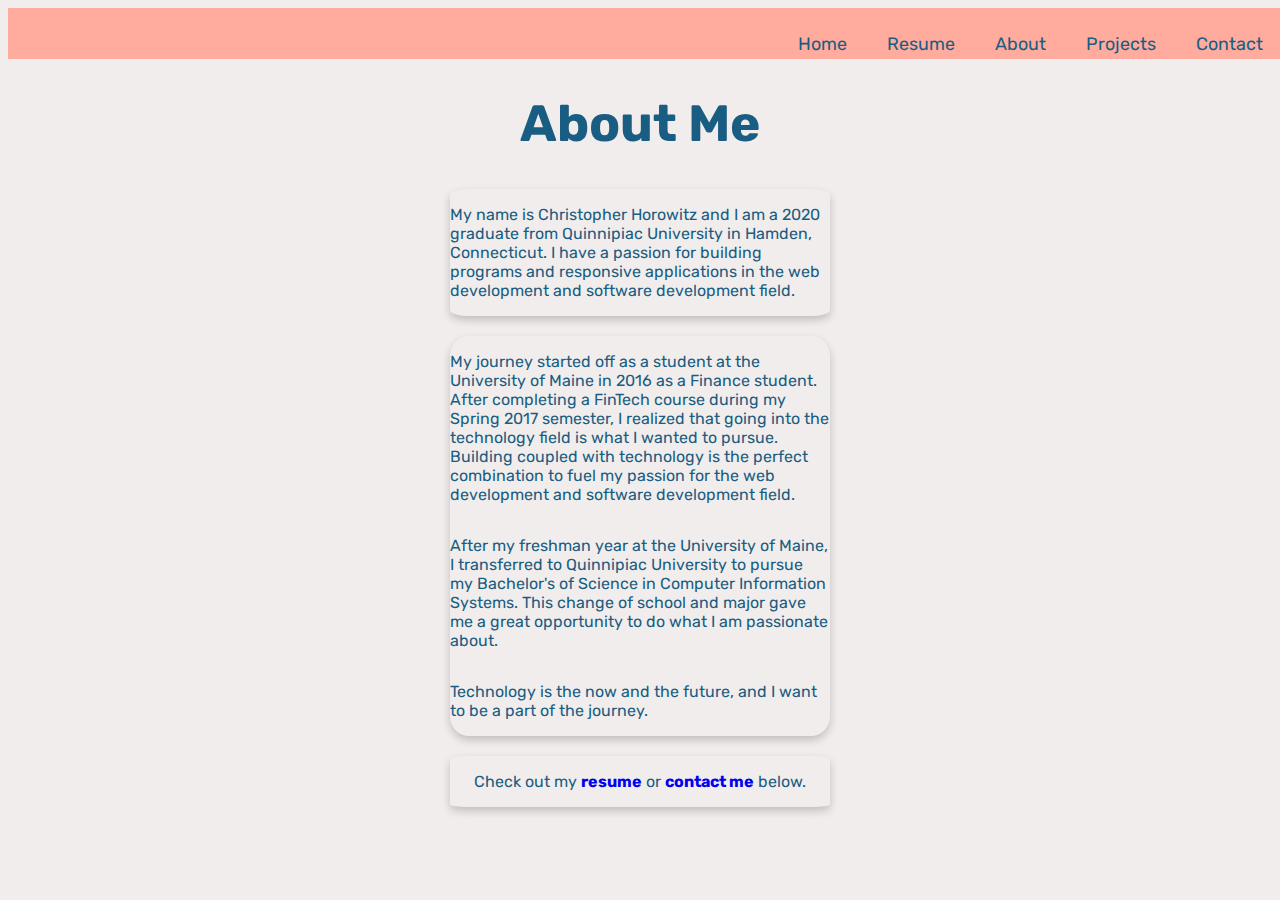
<file: pages/about.html>
<!DOCTYPE html>
<html lang="en">
<head>
    <meta charset="UTF-8">
    <meta name="viewport" content="width=device-width, initial-scale=1.0">
    <link href='https://fonts.googleapis.com/css?family=Rubik' rel='stylesheet'>
    <link rel="stylesheet" href="../styles/about.css">
    <title>About Me</title>
</head>
<body>
    <div class="navBar">
        <nav class="navBarContainer">
            <a class="navItem" href="../index.html">Home</a>
            <a class="navItem" href="resume.html">Resume</a>
            <a class="navItem" href="about.html">About</a>
            <a class="navItem" href="">Projects</a>
            <a class="navItem" href="contact.html">Contact</a>
        </nav>
    </div>

<h1>About Me</h1>

<div class="informationCard" id="ic1">
    <p>My name is Christopher Horowitz and I am a 2020 graduate from Quinnipiac University in Hamden, Connecticut. I have a passion for building programs and responsive applications in the web development and software development field.</p>
</div>
<div class="informationCard" id="ic2">
    <p>My journey started off as a student at the University of Maine in 2016 as a Finance student. After completing a FinTech course during my Spring 2017 semester, I realized that going into the technology field is what I wanted to pursue. Building coupled with technology is the perfect combination to fuel my passion for the web development and software development field.</p>
    <p>After my freshman year at the University of Maine, I transferred to Quinnipiac University to pursue my Bachelor's of Science in Computer Information Systems. This change of school and major gave me a great opportunity to do what I am passionate about.</p>
    <p>Technology is the now and the future, and I want to be a part of the journey.</p>
</div>
<div class="informationCard" id="ic3">
    <p>Check out my <a href="resume.html"><strong>resume</strong></a> or <a href="contact.html"><strong>contact me</strong></a> below.</p>
</div>
</body>
</html>
</file>
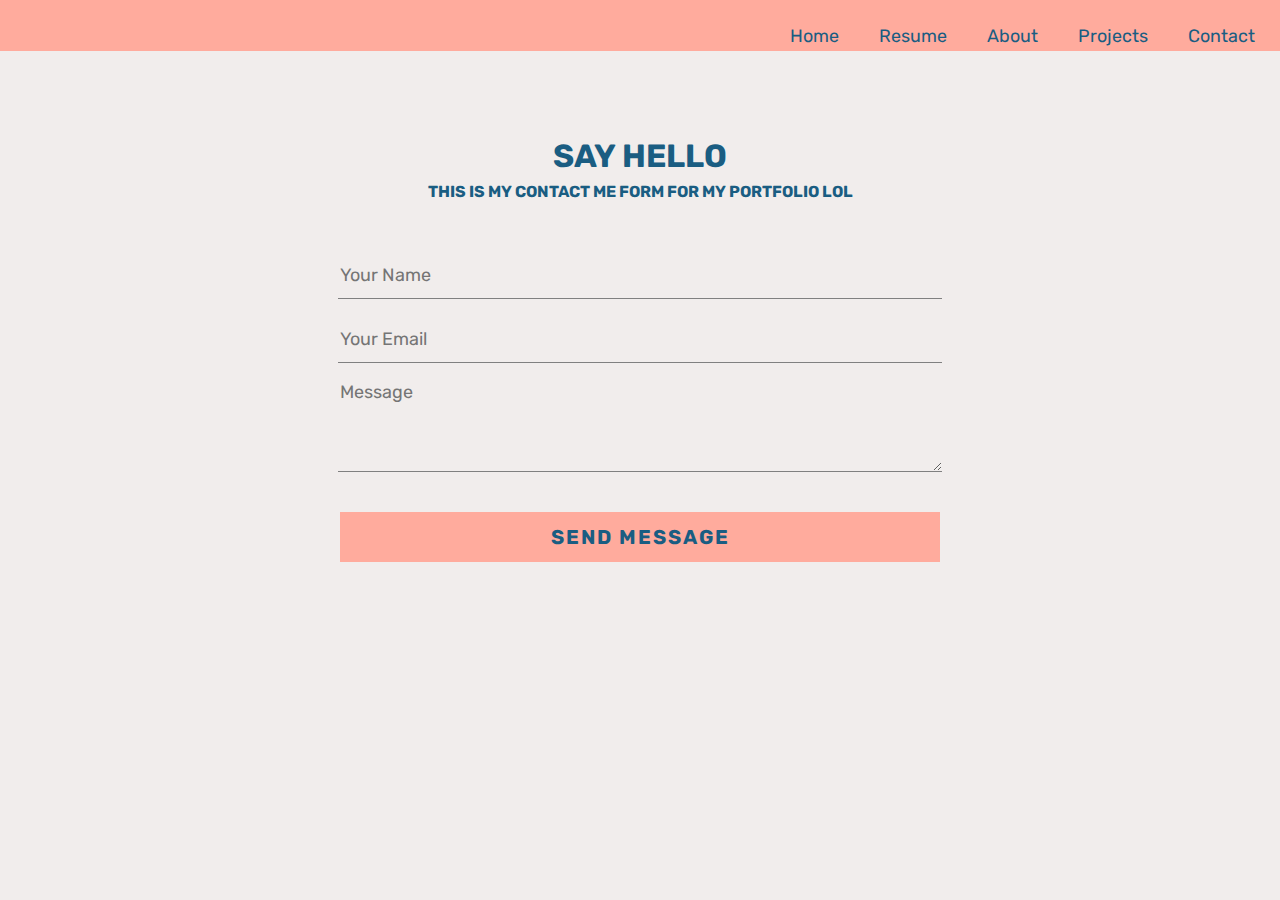
<file: pages/contact.html>
<!DOCTYPE html>
<html lang="en">
<head>
    <meta charset="UTF-8">
    <meta name="viewport" content="width=device-width, initial-scale=1.0">
    <link href='https://fonts.googleapis.com/css?family=Rubik' rel='stylesheet'>
    <link rel="stylesheet" href="../styles/contact.css">
    <title>Contact Form</title>
</head>
<body>
    <div class="navBar">
        <nav class="navBarContainer">
            <a class="navItem" href="../index.html">Home</a>
            <a class="navItem" href="resume.html">Resume</a>
            <a class="navItem" href="about.html">About</a>
            <a class="navItem" href="">Projects</a>
            <a class="navItem" href="contact.html">Contact</a>
        </nav>
    </div>
    
    <div class="contact-title">
        <h1>Say Hello</h1>
        <h2>This is my contact me form for my portfolio lol</h2>
    </div>

    <div class="contact-form">
        <form action="../scripts/contact.php" method="post" id="contact-form">
        <input name="name" type="text" class="form-control" placeholder="Your Name" required>
        <br>
        <input name="email" type="email" class="form-control" placeholder="Your Email" required>
        <br>
        <textarea name="message" class="form-control" placeholder="Message" rows="4" required></textarea>
        <br>
        <input type="submit" class="form-control submit" value="SEND MESSAGE">

        </form>
    </div>


</body>
</html>
</file>
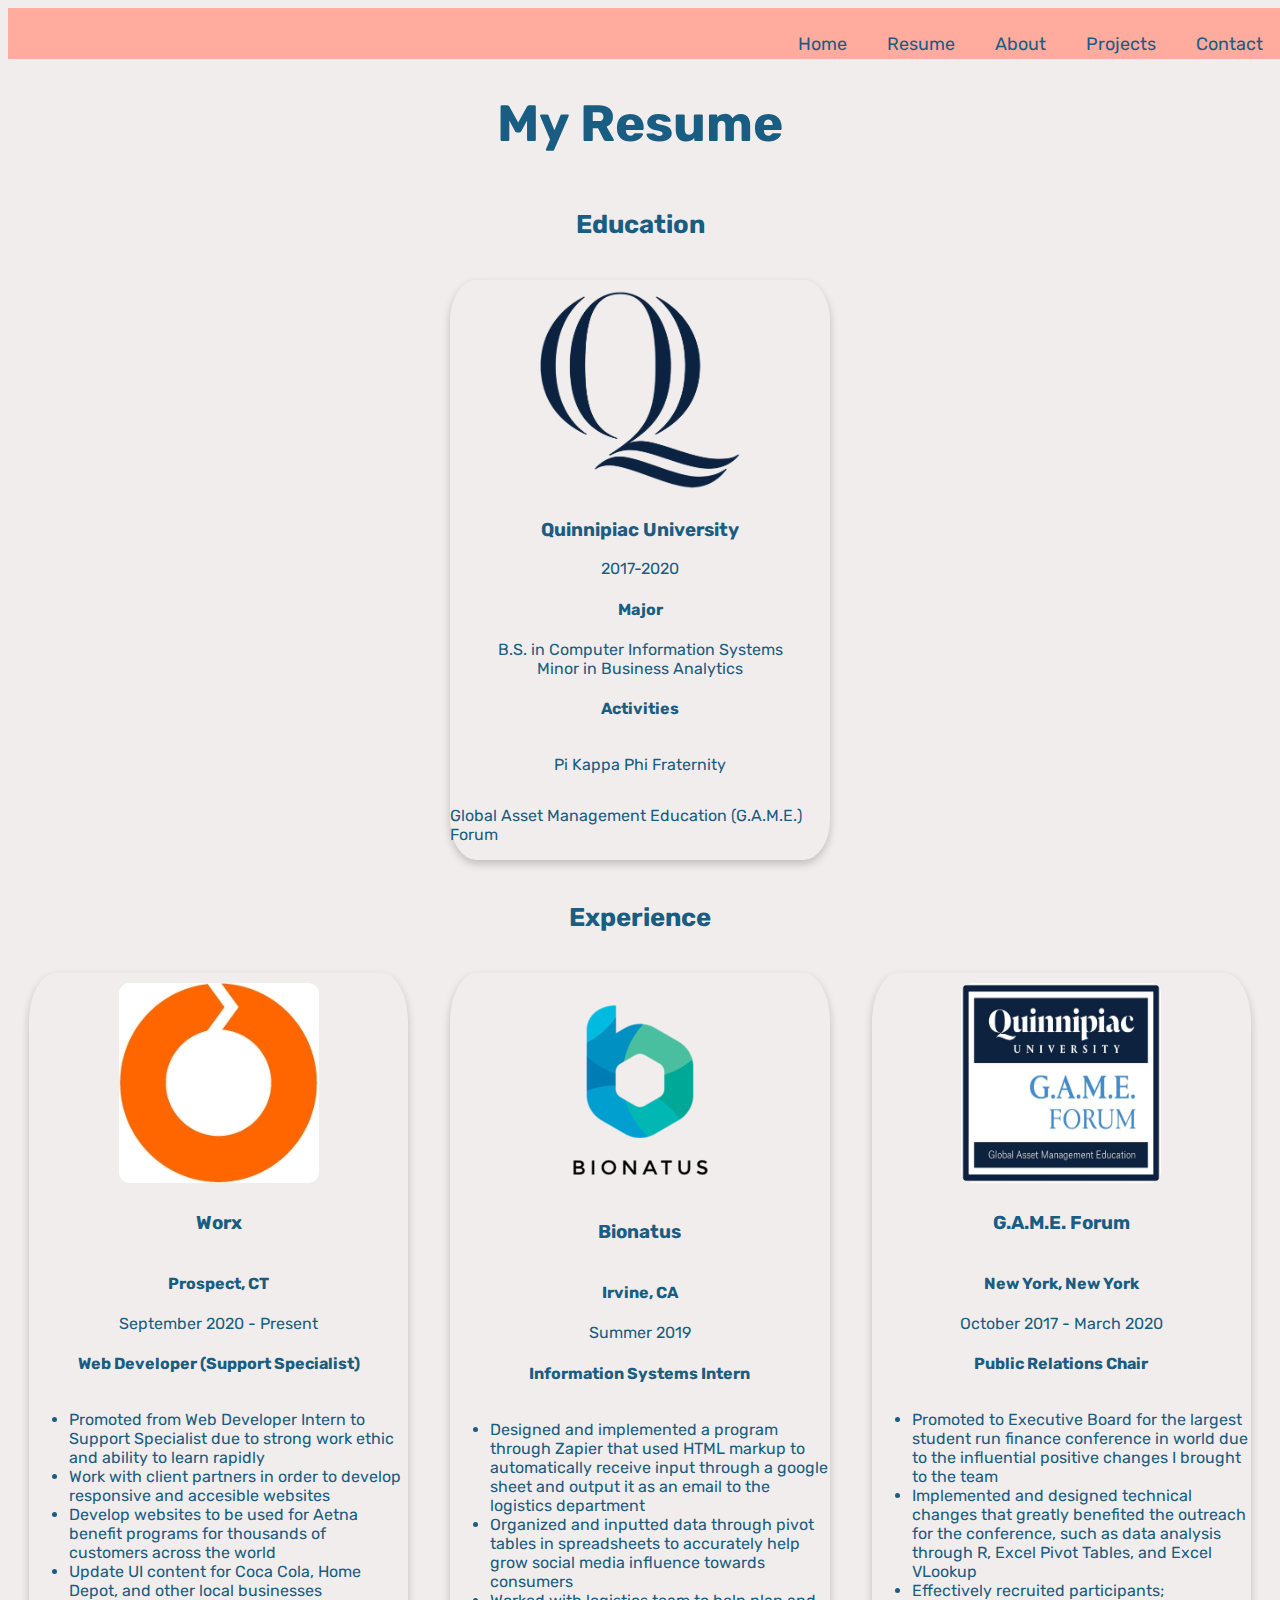
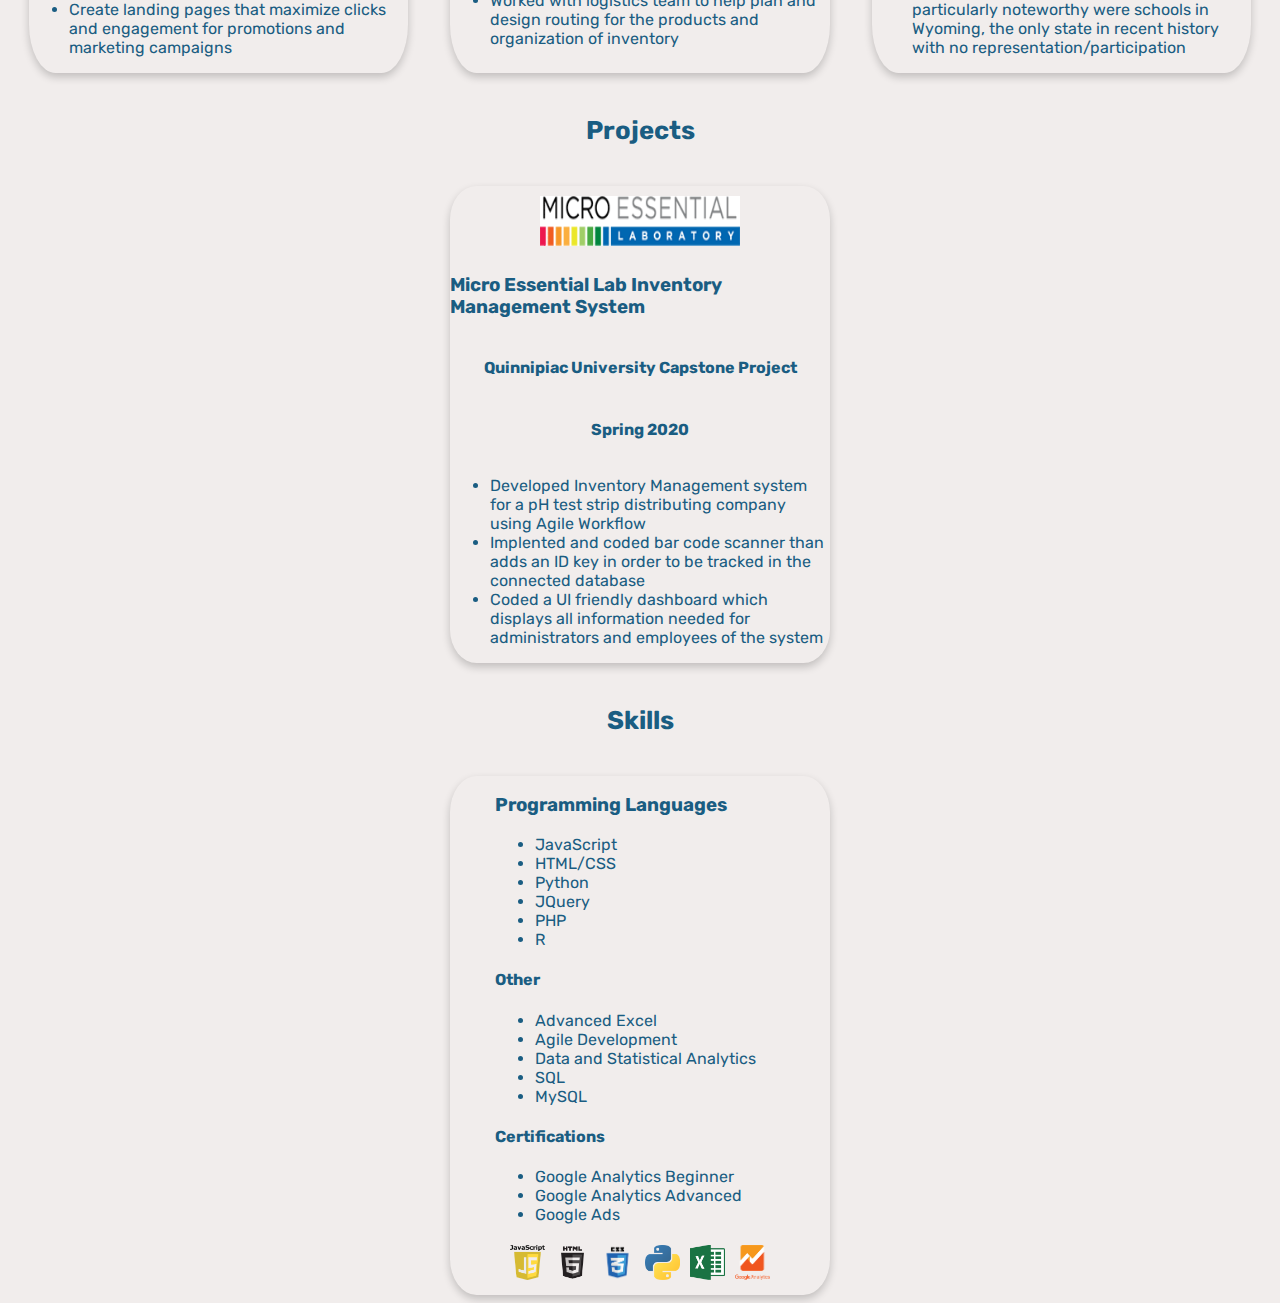
<file: pages/resume.html>
<!DOCTYPE html>
<html lang="en">
<head>
    <meta charset="UTF-8">
    <meta name="viewport" content="width=device-width, initial-scale=1.0">
    <link href='https://fonts.googleapis.com/css?family=Rubik' rel='stylesheet'>
    <link rel="stylesheet" href="../styles/resume.css">
    <title>Resume</title>
</head>
<body>
    <div class="navBar">
        <nav class="navBarContainer">
            <a class="navItem" href="../index.html">Home</a>
            <a class="navItem" href="resume.html">Resume</a>
            <a class="navItem" href="about.html">About</a>
            <a class="navItem" href="">Projects</a>
            <a class="navItem" href="contact.html">Contact</a>
        </nav>
    </div>
    <h1>My Resume</h1>
    <h2 class="resumeSection">Education</h2>
    <div class="resumeCard" id="resumeCollege">
        <img id="resumeCardImage" src="../images/quinnipiac.png" alt="">
        <h3>Quinnipiac University</h3>
        <p class="innerTextP">2017-2020</p>
        <h4>Major</h4>
            <p class="innerTextP">B.S. in Computer Information Systems</p>
            <p class="innerTextP">Minor in Business Analytics</p>
        <h4> Activities</h4>
            <p class="innerTexthP">Pi Kappa Phi Fraternity</p>
            <p class="innerTexthP">Global Asset Management Education (G.A.M.E.) Forum</p>
    </div>

    <h2 class="resumeSection">Experience</h2>
    <div class="resumeExperience">
        <div class="resumeCard" id="resumeWorx">
            <img src="../images/worx.jpg" id="resumeCardImage"  alt="">
            <h3>Worx</h3>
            <h4>Prospect, CT</h4>
            <p class="innerTextP" >September 2020 - Present</p>
            <h4>Web Developer (Support Specialist)</h4>
                <ul>
                    <li>Promoted from Web Developer Intern to Support Specialist due to strong work ethic and ability to learn rapidly </li>
                    <li>Work with client partners in order to develop responsive and accesible websites</li>
                    <li>Develop websites to be used for Aetna benefit programs for thousands of customers across the world</li>
                    <li>Update UI content for Coca Cola, Home Depot, and other local businesses</li>
                    <li>Create landing pages that maximize clicks and engagement for promotions and marketing campaigns </li>
                </ul>
        </div>
        <div class="resumeCard" id="resumeBionatus">
            <img src="../images/bionatus.jpg" id="resumeCardImage"  alt="">
            <h3>Bionatus</h3>
            <h4>Irvine, CA</h4>
            <p class="innerTextP" >Summer 2019</p>
            <h4>Information Systems Intern</h4>
                <ul>
                    <li>Designed and implemented a program through Zapier that used HTML markup to automatically receive input through a google sheet and output it as an email to the logistics department</li>
                    <li>Organized and inputted data through pivot tables in spreadsheets to accurately help grow social media influence towards consumers</li>
                    <li>Worked with logistics team to help plan and design routing for the products and organization of inventory</li>
                </ul>
        </div>
        <div class="resumeCard" id="resumeGAME">
            <img src="../images/game.jpg" id="resumeCardImage"  alt="">
            <h3>G.A.M.E. Forum</h3>
            <h4>New York, New York</h4>
            <p class="innerTextP" >October 2017 - March 2020</p>
            <h4>Public Relations Chair</h4>
                <ul>
                    <li>Promoted to Executive Board for the largest student run finance conference in world due to the influential positive changes I brought to the team</li>
                    <li>Implemented and designed technical changes that greatly benefited the outreach for the conference, such as data analysis through R, Excel Pivot Tables, and Excel VLookup</li>
                    <li>Effectively recruited participants; particularly noteworthy were schools in Wyoming, the only state in recent history with no representation/participation </li>
                </ul>  
        </div>
    </div>
    


    <div class="projectsSkillsContainer">

        <div class="leftHalf-ps">
            <h2 class="resumeSection">Projects</h2>
            <div class="resumeCard" id="resumeProjects">
                <img src="../images/micro.jpg" id="microImage"  alt="">
                <h3>Micro Essential Lab Inventory Management System</h3>
                <h4>Quinnipiac University Capstone Project</h4>
                <h4>Spring 2020</h4>
                <ul>
                    <li>Developed Inventory Management system for a pH test strip distributing company using Agile Workflow</li>
                    <li>Implented and coded bar code scanner than adds an ID key in order to be tracked in the connected database</li>
                    <li>Coded a UI friendly dashboard which displays all information needed for administrators and employees of the system</li>
                </ul>
            </div>
        </div>

        <div class="rightHalf-ps">
            <h2 class="resumeSection">Skills</h2>
            <div class="resumeCard" id="resumeSkills">
                <div class="skillsBox">
                    <h3>Programming Languages</h3>
                    <ul>
                        <li>JavaScript</li>
                        <li>HTML/CSS</li>
                        <li>Python</li>
                        <li>JQuery</li>
                        <li>PHP</li>
                        <li>R</li>
                    </ul>
                    <h4>Other</h4>
                    <ul>
                        <li>Advanced Excel</li>
                        <li>Agile Development</li>
                        <li>Data and Statistical Analytics</li>
                        <li>SQL</li>
                        <li>MySQL</li>
                    </ul>
                    <h4>Certifications</h4>
                    <ul>
                        <li>Google Analytics Beginner</li>
                        <li>Google Analytics Advanced</li>
                        <li>Google Ads</li>
                    </ul>
                <div class="skillsIcons">
                    <img src="../images/js.png" id="jsImage"  alt="">
                    <img src="../images/html.png" id="htmlImage"  alt="">
                    <img src="../images/css.png" id="cssImage"  alt="">
                    <img src="../images/python.png" id="pythonImage"  alt="">
                    <img src="../images/excel.png" id="excelImage"  alt="">
                    <img src="../images/analytics.png" id="analyticsImage"  alt="">
                </div>
                </div>    
            </div>
        </div>
    </div>
</body>
</html>
</file>
<file: styles/about.css>
html {
    background-color: #f1edec;
    color: #1a5d82; 
    font-family: 'Rubik';
}

h1 {
    display: flex;
    justify-content: center;
    font-size: 4vw;
}

.navBar {
    width: 100vw;
}

.navBarContainer {
    background-color: #ffab9d;
    color: #1a5d82;
    display: flex;
    flex-direction: row;
    justify-content: flex-end;
    padding: 5px;
}

.navItem {
    color: #1a5d82;
    font-family: 'Rubik';
    font-size: 1.4vw;
    margin-top: 20px;
    margin-right: 20px;
    margin-left: 20px;
    text-decoration: none;
}

.informationCard {
    display: flex;
    justify-content: center;
    align-items: center;
    flex-direction: column;
    width: 30%;
    box-shadow: 0 4px 8px 0 rgba(0, 0, 0, 0.2);
    margin: 0 auto;
    border-radius: 5%;
}

#ic1 {
    margin-bottom: 20px;
}

#ic2 {
    margin-bottom: 20px;
}

a {
    text-decoration: none;
}
</file>
<file: styles/contact.css>
body {
    margin: 0;
    padding: 0;
    text-align: center;
    background-color: #f1edec;
    background-size: cover;
    background-position: center;
    font-family: 'Rubik';
}

.navBar {
    width: 100vw;
}

.navBarContainer {
    background-color: #ffab9d;
    color: #1a5d82;
    display: flex;
    flex-direction: row;
    justify-content: flex-end;
    padding: 5px;
}

.navItem {
    color: #1a5d82;
    font-family: 'Rubik';
    font-size: 1.4vw;
    margin-top: 20px;
    margin-right: 20px;
    margin-left: 20px;
    text-decoration: none;
}

.contact-title {
    margin-top: 100px;
    color: #1a5d82;
    text-transform: uppercase;
    transition: all 4s ease-in-out;
}

.contact-title h1 {
    font-size: 32px;
    line-height: 10px;
}

.contact-title h2 {
    font-size: 16px;
}

form {
    margin-top: 50px;
    transition: all 4s ease-in-out;
}

.form-control {
    width: 600px;
    background: transparent;
    border: none;
    outline: none;
    border-bottom: 1px solid gray;
    color: #1a5d82;
    font-size: 18px;
    margin-bottom: 16px;
    font-family: 'Rubik';
}

input {
    height: 45px;
}

form .submit {
    background: #ffab9d;
    border-color: transparent;
    color: #1a5d82;
    font-size: 20px;
    font-weight: bold;
    letter-spacing: 2px;
    height: 50px;
    margin-top: 20px;
}

form .submit:hover {
    background-color: #FFD1C9;
    cursor: pointer;
}
</file>
<file: styles/resume.css>
html {
    background-color: #f1edec;
    color: #1a5d82; 
    font-family: 'Rubik';
}

h1 {
    display: flex;
    justify-content: center;
    font-size: 4vw;
}

.navBar {
    width: 100vw;
}

.navBarContainer {
    background-color: #ffab9d;
    color: #1a5d82;
    display: flex;
    flex-direction: row;
    justify-content: flex-end;
    padding: 5px;
}

.navItem {
    color: #1a5d82;
    font-family: 'Rubik';
    font-size: 1.4vw;
    margin-top: 20px;
    margin-right: 20px;
    margin-left: 20px;
    text-decoration: none;
}

.resumeSection{
    display: flex;
    justify-content: center;
    font-size: 2vw;
    padding: 20px;
}

.resumeCard {
    display: flex;
    justify-content: center;
    align-items: center;
    flex-direction: column;
    width: 30%;
    box-shadow: 0 4px 8px 0 rgba(0, 0, 0, 0.2);
    margin: 0 auto;
    border-radius: 7%;
}

.innerTextP {
    padding: 0;
    margin: 0;
}

#resumeCardImage {
    height: 200px;
    width: 200px;
    margin: 10px;
    border-radius: 10px;
}

.resumeExperience {
    display: flex;
    justify-content: center;
}

#microImage {
    height: 50px;
    width: 200px;
    margin: 10px;
}

.skillsIcons {
    display: flex;
    flex-direction: row;
    justify-content: center;
    margin: 10px;
}

#jsImage {
    width: 35px;
    height: 35px;
    padding: 5px;
}
#cssImage {
    width: 35px;
    height: 35px;
    padding: 5px;
}
#htmlImage {
    width: 35px;
    height: 35px;
    padding: 5px;
}
#excelImage {
    width: 35px;
    height: 35px;
    padding: 5px;
}
#pythonImage {
    width: 35px;
    height: 35px;
    padding: 5px;
}
#analyticsImage {
    width: 35px;
    height: 35px;
    padding: 5px;
}
</file>
